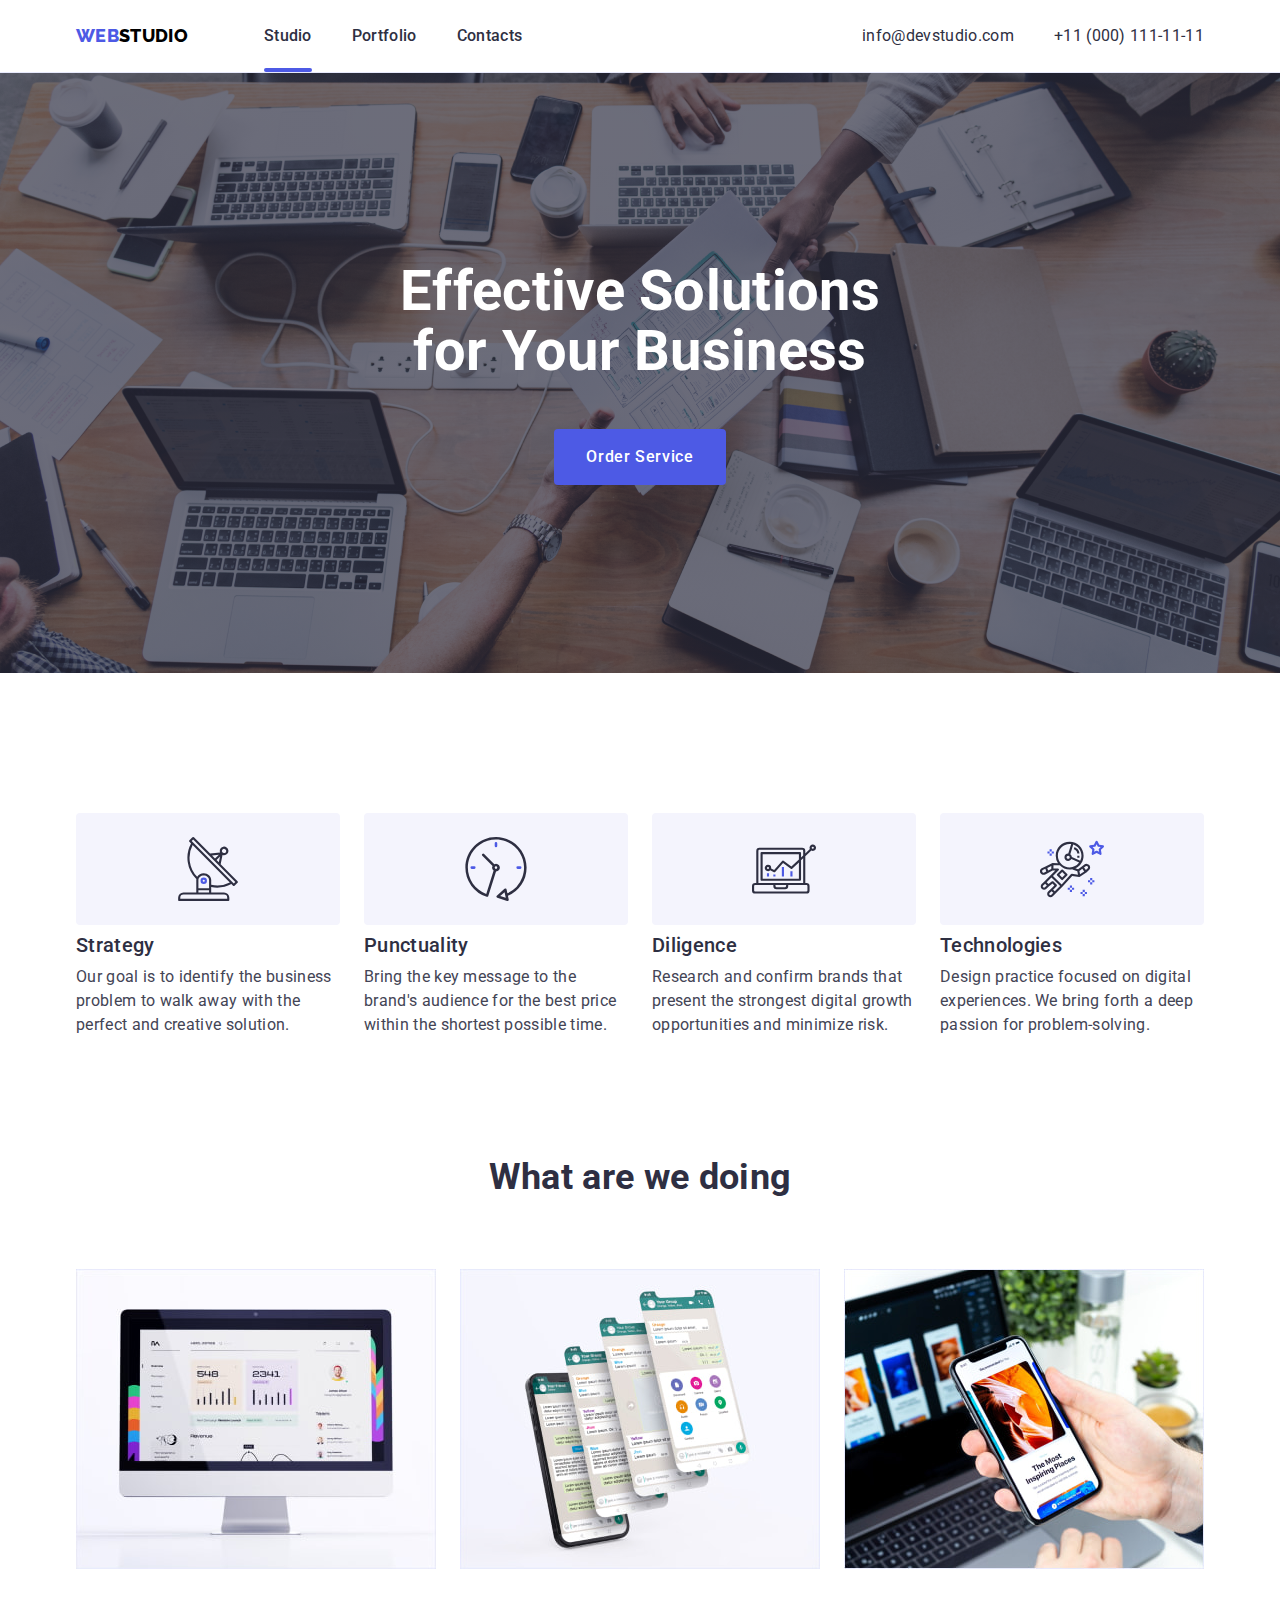
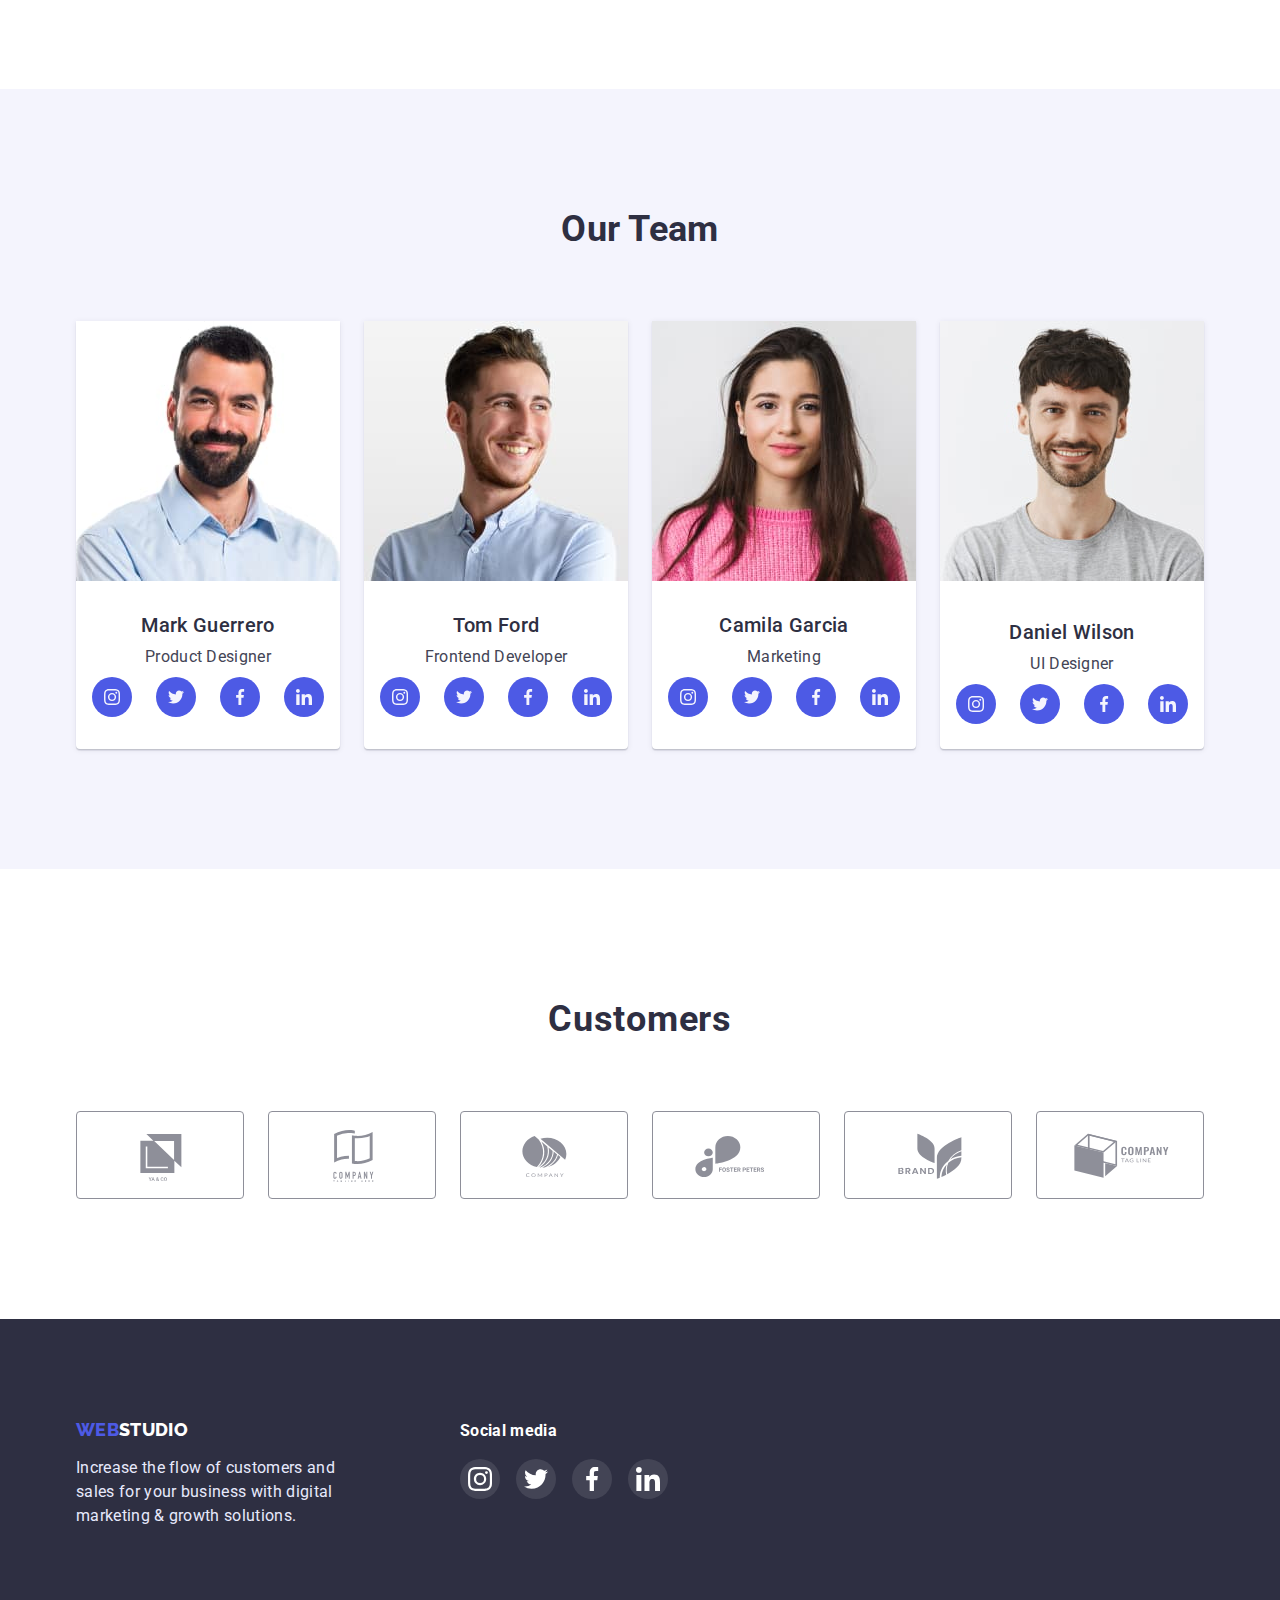
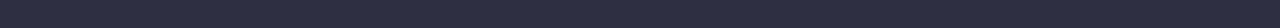
<file: index.html>
<!DOCTYPE html>
<html lang="en">
  <head>
    <meta charset="UTF-8" />
    <meta http-equiv="X-UA-Compatible" content="IE=edge" />
    <meta name="viewport" content="width=device-width, initial-scale=1.0" />
    <title>Web Studio</title>
    <!-- Fonts -->
    <link rel="preconnect" href="https://fonts.googleapis.com" />
    <link rel="preconnect" href="https://fonts.gstatic.com" crossorigin />
    <link
      href="https://fonts.googleapis.com/css2?family=Raleway:wght@800&family=Roboto:wght@400;500;700;900&display=swap"
      rel="stylesheet"
    />
    <link
      rel="stylesheet"
      href="https://cdn.jsdelivr.net/npm/modern-normalize@1.1.0/modern-normalize.min.css"
    />
    <!-- Custom styles -->
    <link rel="stylesheet" href="css/style.css" />
  </head>
  <body>
    <!-- Header section -->
    <header class="header">
      <div class="header-container container">
        <nav class="nav-logo">
          <a class="header-logo link" href="index.html">
            Web<span class="colortext-logo">Studio</span></a
          >
        </nav>

        <nav class="nav-header">
          <ul class="header-list list">
            <li class="header-item">
              <a class="header-link link current" href="">Studio</a>
            </li>
            <li>
              <a class="header-link link" href="portfolio.html">Portfolio</a>
            </li>
            <li>
              <a class="header-link link" href="">Contacts</a>
            </li>
          </ul>
        </nav>
        <ul class="header-list list">
          <li>
            <a class="header-mail link" href="mailto:+info@devstudio.com"
              >info@devstudio.com</a
            >
          </li>
          <li>
            <a class="header-contact link" href="tel:+110001111111"
              >+11 (000) 111-11-11</a
            >
          </li>
        </ul>
      </div>
    </header>

    <main class="main">
      <!-- Hero section -->
      <section class="hero">
        <div class="container">
          <h1 class="hero-title">Effective Solutions for Your Business</h1>
          <button class="hero-button" type="button" data-modal-open>
            Order Service
          </button>
        </div>
      </section>
      <!--section 1  -->
      <section class="feature-section">
        <div class="container feature-container">
          <h2 class="feature"></h2>
          <ul class="feature-list list">
            <li class="feature-item">
              <div class="feature-icons">
                <svg class="feature-icon" width="64" hight="64">
                  <use
                    href="./images-hw-4/feature-icon/icons.svg.svg#icon-antenna-1"
                  ></use>
                </svg>
              </div>
              <p class="strategy-title">Strategy</p>
              <p class="strategy-text">
                Our goal is to identify the business problem to walk away with
                the perfect and creative solution.
              </p>
            </li>
            <li class="feature-item">
              <div class="feature-icons">
                <svg class="feature-icon" width="64" hight="64">
                  <use
                    href="./images-hw-4/feature-icon/icons.svg.svg#icon-clock-1"
                  ></use>
                </svg>
              </div>
              <p class="punctuality-title">Punctuality</p>
              <p class="punctuality-text">
                Bring the key message to the brand's audience for the best price
                within the shortest possible time.
              </p>
            </li>
            <li class="feature-item">
              <div class="feature-icons">
                <svg class="feature-icon" width="64" hight="64">
                  <use
                    href="./images-hw-4/feature-icon/icons.svg.svg#icon-diagram-1"
                  ></use>
                </svg>
              </div>
              <p class="diligence-title">Diligence</p>
              <p class="diligence-text">
                Research and confirm brands that present the strongest digital
                growth opportunities and minimize risk.
              </p>
            </li>
            <li class="feature-item">
              <div class="feature-icons">
                <svg class="feature-icon" width="64" hight="64">
                  <use
                    href="./images-hw-4/feature-icon/icons.svg.svg#icon-astronaut-1"
                  ></use>
                </svg>
              </div>
              <p class="technologies-title">Technologies</p>
              <p class="technologies-text">
                Design practice focused on digital experiences. We bring forth a
                deep passion for problem-solving.
              </p>
            </li>
          </ul>
        </div>
      </section>
      <!-- section 2 -->
      <section class="wawd">
        <div class="container">
          <h2 class="wawd-title">What are we doing</h2>
          <ul class="wawd-list list">
            <li class="wawd-item">
              <img
                src="images/what-are-you-doing/img-1.jpg"
                alt="what-are-you-doing"
                width="360"
                height="300"
              />
            </li>

            <li class="wawd-item">
              <img
                src="images/what-are-you-doing/img-2.jpg"
                alt="what-are-you-doing"
                width="360"
                height="300"
              />
            </li>
            <li class="wawd-item">
              <img
                src="images/what-are-you-doing/img-3.jpg"
                alt="what-are-you-doing"
                width="360"
                height="300"
              />
            </li>
          </ul>
        </div>
      </section>

      <!-- section 3  -->
      <section class="our-team">
        <div class="container">
          <h2 class="our-team-title">Our Team</h2>

          <ul class="team-list list">
            <li class="team-item">
              <div class="team-container">
                <img
                  class="team-img"
                  src="images/our-team/img-1.jpg"
                  alt="ourteam"
                  width="264"
                  height="260"
                />
                <div class="team-description">
                  <h3 class="team-name">Mark Guerrero</h3>
                  <p class="team-job">Product Designer</p>
                  <ul class="socials list">
                    <li class="social-item">
                      <a
                        class="social-link link"
                        href="https://instagram.com"
                        target="_blank"
                        rel="noopener noreferrer"
                        aria-label="instagram link"
                      >
                        <svg class="team-icon" width="16" height="16">
                          <use
                            href="./images-hw-4/team-icon/team-icon.svg#icon-instagram-2"
                          ></use>
                        </svg>
                      </a>
                    </li>
                    <li class="social-item">
                      <a
                        class="social-link link"
                        href="https://twitter.com"
                        target="_blank"
                        rel="noopener noreferrer"
                        aria-label="twitter link"
                      >
                        <svg class="team-icon" width="16" height="16">
                          <use
                            href="./images-hw-4/team-icon/team-icon.svg#icon-twitter-1"
                          ></use>
                        </svg>
                      </a>
                    </li>
                    <li class="social-item">
                      <a
                        class="social-link link"
                        href="https://facebook.com"
                        target="_blank"
                        rel="noopener noreferrer"
                        aria-label="facebook link"
                      >
                        <svg class="team-icon" width="16" height="16">
                          <use
                            href="./images-hw-4/team-icon/team-icon.svg#icon-facebook-1"
                          ></use>
                        </svg>
                      </a>
                    </li>
                    <li class="social-item">
                      <a
                        class="social-link link"
                        href="https://linkedin.com"
                        target="_blank"
                        rel="noopener noreferrer"
                        aria-label="linkedin link"
                      >
                        <svg class="team-icon" width="16" height="16">
                          <use
                            href="./images-hw-4/team-icon/team-icon.svg#icon-linkedin-1"
                          ></use>
                        </svg>
                      </a>
                    </li>
                  </ul>
                </div>
              </div>
            </li>
            <li class="team-item">
              <div class="team-container">
                <img
                  class="team-img"
                  src="images/our-team/img-2.jpg"
                  alt="ourteam"
                  width="264"
                  height="260"
                />
                <div class="team-description">
                  <h3 class="team-name">Tom Ford</h3>
                  <p class="team-job">Frontend Developer</p>
                  <ul class="socials list">
                    <li class="social-item">
                      <a
                        class="social-link link"
                        href="https://instagram.com"
                        target="_blank"
                        rel="noopener noreferrer"
                        aria-label="instagram link"
                      >
                        <svg class="team-icon" width="16" height="16">
                          <use
                            href="./images-hw-4/team-icon/team-icon.svg#icon-instagram-2"
                          ></use>
                        </svg>
                      </a>
                    </li>
                    <li class="social-item">
                      <a
                        class="social-link link"
                        href="https://twitter.com"
                        target="_blank"
                        rel="noopener noreferrer"
                        aria-label="twitter link"
                      >
                        <svg class="team-icon" width="16" height="16">
                          <use
                            href="./images-hw-4/team-icon/team-icon.svg#icon-twitter-1"
                          ></use>
                        </svg>
                      </a>
                    </li>
                    <li class="social-item">
                      <a
                        class="social-link link"
                        href="https://facebook.com"
                        target="_blank"
                        rel="noopener noreferrer"
                        aria-label="facebook link"
                      >
                        <svg class="team-icon" width="16" height="16">
                          <use
                            href="./images-hw-4/team-icon/team-icon.svg#icon-facebook-1"
                          ></use>
                        </svg>
                      </a>
                    </li>
                    <li class="social-item">
                      <a
                        class="social-link link"
                        href="https://linkedin.com"
                        target="_blank"
                        rel="noopener noreferrer"
                        aria-label="linkedin link"
                      >
                        <svg class="team-icon" width="16" height="16">
                          <use
                            href="./images-hw-4/team-icon/team-icon.svg#icon-linkedin-1"
                          ></use>
                        </svg>
                      </a>
                    </li>
                  </ul>
                </div>
              </div>
            </li>

            <li class="team-item">
              <div class="team-container">
                <img
                  class="team-img"
                  src="images/our-team/img-3.jpg"
                  alt="ourteam"
                  width="264"
                  height="260"
                />
                <div class="team-description">
                  <h3 class="team-name">Camila Garcia</h3>
                  <p class="team-job">Marketing</p>
                  <ul class="socials list">
                    <li class="social-item">
                      <a
                        class="social-link link"
                        href="https://instagram.com"
                        target="_blank"
                        rel="noopener noreferrer"
                        aria-label="instagram link"
                      >
                        <svg class="team-icon" width="16" height="16">
                          <use
                            href="./images-hw-4/team-icon/team-icon.svg#icon-instagram-2"
                          ></use>
                        </svg>
                      </a>
                    </li>
                    <li class="social-item">
                      <a
                        class="social-link link"
                        href="https://twitter.com"
                        target="_blank"
                        rel="noopener noreferrer"
                        aria-label="twitter link"
                      >
                        <svg class="team-icon" width="16" height="16">
                          <use
                            href="./images-hw-4/team-icon/team-icon.svg#icon-twitter-1"
                          ></use>
                        </svg>
                      </a>
                    </li>
                    <li class="social-item">
                      <a
                        class="social-link link"
                        href="https://facebook.com"
                        target="_blank"
                        rel="noopener noreferrer"
                        aria-label="facebook link"
                      >
                        <svg class="team-icon" width="16" height="16">
                          <use
                            href="./images-hw-4/team-icon/team-icon.svg#icon-facebook-1"
                          ></use>
                        </svg>
                      </a>
                    </li>
                    <li class="social-item">
                      <a
                        class="social-link link"
                        href="https://linkedin.com"
                        target="_blank"
                        rel="noopener noreferrer"
                        aria-label="linkedin link"
                      >
                        <svg class="team-icon" width="16" height="16">
                          <use
                            href="./images-hw-4/team-icon/team-icon.svg#icon-linkedin-1"
                          ></use>
                        </svg>
                      </a>
                    </li>
                  </ul>
                </div>
              </div>
            </li>

            <li class="team-item">
              <div class="team-container">
                <img
                  src="images/our-team/img-4.jpg"
                  alt="ourteam"
                  width="264"
                  height="260"
                />
                <div class="team-description">
                  <h3 class="team-name">Daniel Wilson</h3>
                  <p class="team-job">UI Designer</p>
                  <ul class="socials list">
                    <li class="social-item">
                      <a
                        class="social-link link"
                        href="https://instagram.com"
                        target="_blank"
                        rel="noopener noreferrer"
                        aria-label="instagram link"
                      >
                        <svg class="team-icon" width="16" height="16">
                          <use
                            href="./images-hw-4/team-icon/team-icon.svg#icon-instagram-2"
                          ></use>
                        </svg>
                      </a>
                    </li>
                    <li class="social-item">
                      <a
                        class="social-link link"
                        href="https://twitter.com"
                        target="_blank"
                        rel="noopener noreferrer"
                        aria-label="twitter link"
                      >
                        <svg class="team-icon" width="16" height="16">
                          <use
                            href="./images-hw-4/team-icon/team-icon.svg#icon-twitter-1"
                          ></use>
                        </svg>
                      </a>
                    </li>
                    <li class="social-item">
                      <a
                        class="social-link link"
                        href="https://facebook.com"
                        target="_blank"
                        rel="noopener noreferrer"
                        aria-label="facebook link"
                      >
                        <svg class="team-icon" width="16" height="16">
                          <use
                            href="./images-hw-4/team-icon/team-icon.svg#icon-facebook-1"
                          ></use>
                        </svg>
                      </a>
                    </li>
                    <li class="social-item">
                      <a
                        class="social-link link"
                        href="https://linkedin.com"
                        target="_blank"
                        rel="noopener noreferrer"
                        aria-label="linkedin link"
                      >
                        <svg class="team-icon" width="16" height="16">
                          <use
                            href="./images-hw-4/team-icon/team-icon.svg#icon-linkedin-1"
                          ></use>
                        </svg>
                      </a>
                    </li>
                  </ul>
                </div>
              </div>
            </li>
          </ul>
        </div>
      </section>
    </main>
    <!-- section-4-customers -->
    <section class="customers-section">
      <div class="container">
        <h2 class="customers-title">Customers</h2>
        <ul class="customers list">
          <li class="customers-item">
            <a class="customers-link" href="">
              <svg class="customers-icon" width="104" height="56">
                <use
                  href="./images-hw-4/customers-icon/customers-icon.svg#icon-logo-01"
                ></use>
              </svg>
            </a>
          </li>
          <li class="customers-item">
            <a class="customers-link" href="">
              <svg class="customers-icon" width="104" height="56">
                <use
                  href="./images-hw-4/customers-icon/customers-icon.svg#icon-logo-1"
                ></use>
              </svg>
            </a>
          </li>
          <li class="customers-item">
            <a class="customers-link" href="">
              <svg class="customers-icon" width="104" height="56">
                <use
                  href="./images-hw-4/customers-icon/customers-icon.svg#icon-logo-2"
                ></use>
              </svg>
            </a>
          </li>
          <li class="customers-item">
            <a class="customers-link" href="">
              <svg class="customers-icon" width="104" height="56">
                <use
                  href="./images-hw-4/customers-icon/customers-icon.svg#icon-logo-3"
                ></use>
              </svg>
            </a>
          </li>
          <li class="customers-item">
            <a class="customers-link" href="">
              <svg class="customers-icon" width="104" height="56">
                <use
                  href="./images-hw-4/customers-icon/customers-icon.svg#icon-logo-4"
                ></use>
              </svg>
            </a>
          </li>
          <li class="customers-item">
            <a class="customers-link" href="">
              <svg class="customers-icon" width="104" height="56">
                <use
                  href="./images-hw-4/customers-icon/customers-icon.svg#icon-logo-5"
                ></use>
              </svg>
            </a>
          </li>
        </ul>
      </div>
    </section>
    <!-- Footer section -->
    <footer class="footer">
      <div class="footer-container container">
        <div class="first-footer">
          <a class="footer-logo-link link" href="index.html">
            Web<span class="colortext-footer">Studio</span></a
          >
          <p class="footer-text">
            Increase the flow of customers and sales for your business with
            digital marketing & growth solutions.
          </p>
        </div>

        <div class="second-footer">
          <h2 class="footer-social-title">Social media</h2>
          <ul class="footer-list list">
            <li class="footer-item">
              <a
                class="footer-link link"
                href="https://instagram.com"
                target="_blank"
                rel="noopener noreferrer"
                aria-label="instagram link"
              >
                <svg class="footer-icon" width="24" height="24">
                  <use
                    href="./images-hw-4/footer-icon/footer-icons.svg#icon-instagram-1"
                  ></use>
                </svg>
              </a>
            </li>
            <li class="footer-item">
              <a
                class="footer-link link"
                href="https://twitter.com"
                target="_blank"
                rel="noopener noreferrer"
                aria-label="twitter link"
              >
                <svg class="footer-icon" width="24" height="24">
                  <use
                    href="./images-hw-4/footer-icon/footer-icons.svg#icon-twitter-2"
                  ></use>
                </svg>
              </a>
            </li>
            <li class="footer-item">
              <a
                class="footer-link link"
                href="https://facebook.com"
                target="_blank"
                rel="noopener noreferrer"
                aria-label="facebook link"
              >
                <svg class="footer-icon" width="24" height="24">
                  <use
                    href="./images-hw-4/footer-icon/footer-icons.svg#icon-facebook-3"
                  ></use>
                </svg>
              </a>
            </li>
            <li class="footer-item">
              <a
                class="footer-link link"
                href="https://linkedin.com"
                target="_blank"
                rel="noopener noreferrer"
                aria-label="linkedin link"
              >
                <svg class="footer-icon" width="24" height="24">
                  <use
                    href="./images-hw-4/footer-icon/footer-icons.svg#icon-linkedin-4"
                  ></use>
                </svg>
              </a>
            </li>
          </ul>
        </div>
      </div>
    </footer>
    <!-- Modal-window -->
    <div class="backdrop is-hidden" data-modal>
      <div class="modal">
        <button class="modal-button" type="button" data-modal-close>
          <svg class="modal-icon" width="8" height="8">
            <use
              href="./images-hw-5/modal-icon/modal-icon.svg#icon-modal-icon"
            ></use>
          </svg>
        </button>
      </div>
    </div>
    <!-- script-js -->
    <script src="./js/modal.js"></script>
  </body>
</html>
</file>
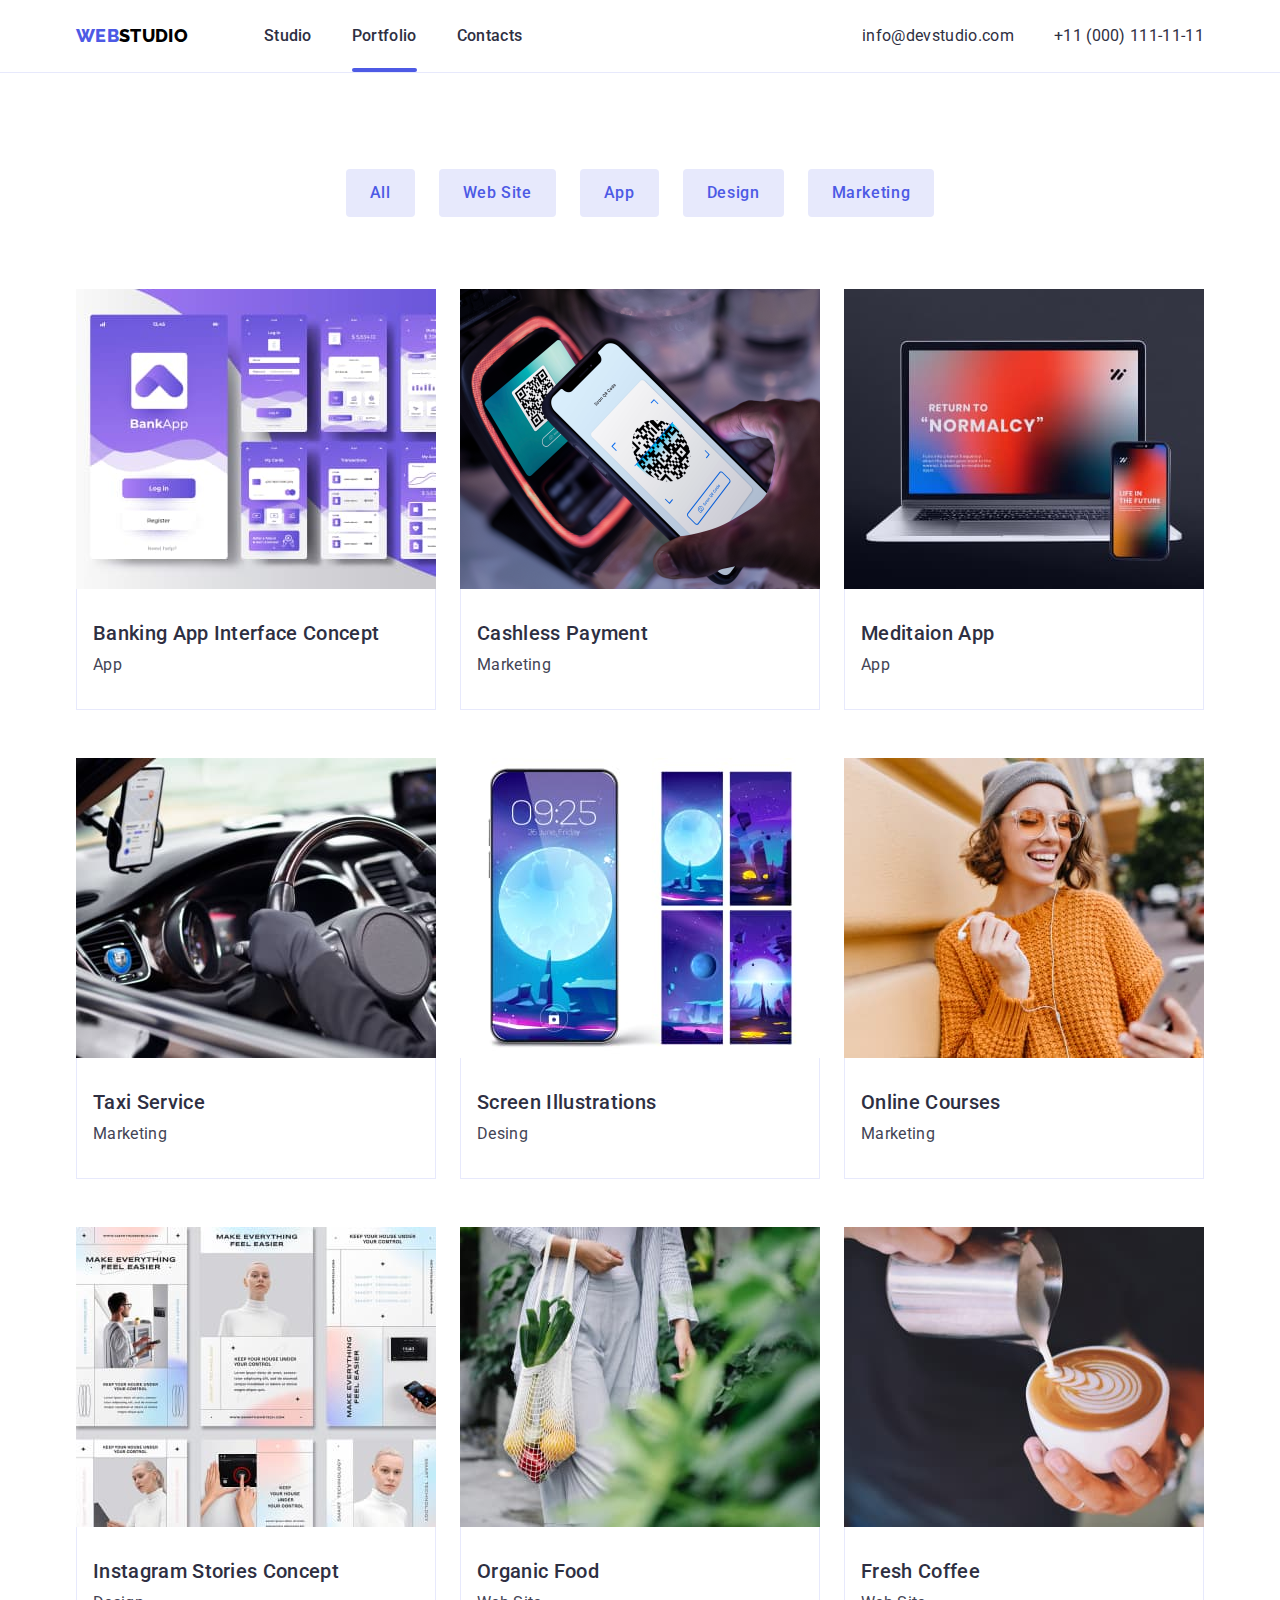
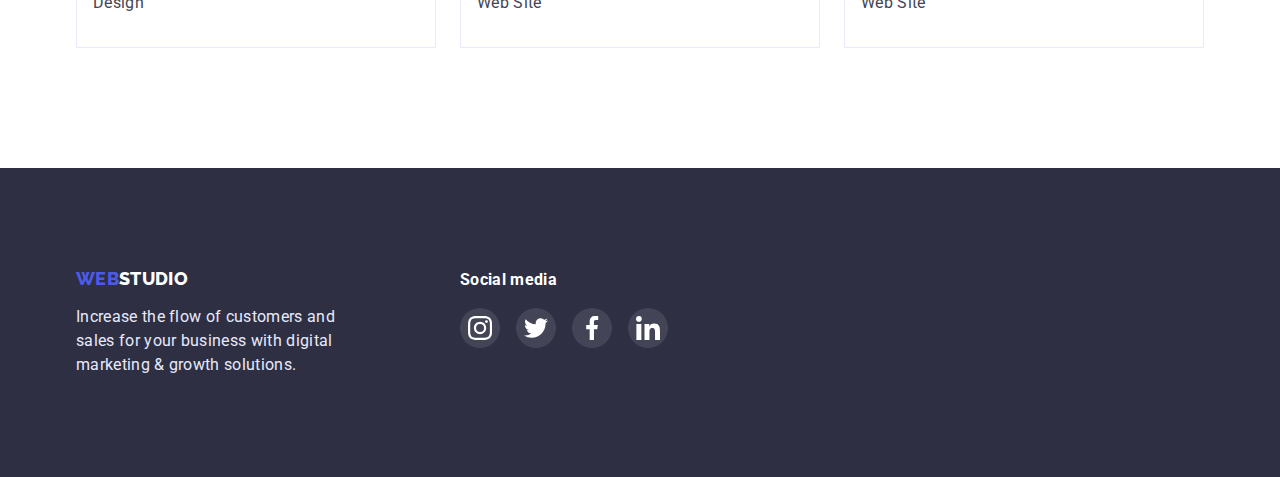
<file: portfolio.html>
<!DOCTYPE html>
<html lang="en">
  <head>
    <meta charset="UTF-8" />
    <meta http-equiv="X-UA-Compatible" content="IE=edge" />
    <meta name="viewport" content="width=device-width, initial-scale=1.0" />
    <title>Portfolio</title>
    <!-- Fonts -->
    <link rel="preconnect" href="https://fonts.googleapis.com" />
    <link rel="preconnect" href="https://fonts.gstatic.com" crossorigin />
    <link
      href="https://fonts.googleapis.com/css2?family=Raleway:wght@800&family=Roboto:wght@400;500;700;900&display=swap"
      rel="stylesheet"
    />
    <link
      rel="stylesheet"
      href="https://cdn.jsdelivr.net/npm/modern-normalize@1.1.0/modern-normalize.min.css"
    />
    <!-- Custom styles -->
    <link rel="stylesheet" href="css/style.css" />
  </head>
  <body>
    <div>
      <header class="header">
        <div class="header-container container">
          <nav class="nav-logo">
            <a class="header-logo link" href="index.html">
              Web<span class="colortext-logo">Studio</span></a
            >
          </nav>

          <nav class="nav-header">
            <ul class="header-list list">
              <li class="header-item">
                <a class="header-link link" href="index.html">Studio</a>
              </li>
              <li>
                <a class="header-link link current" href="">Portfolio</a>
              </li>
              <li>
                <a class="header-link link" href="">Contacts</a>
              </li>
            </ul>
          </nav>
          <ul class="header-list list">
            <li>
              <a class="header-mail link" href="mailto:+info@devstudio.com"
                >info@devstudio.com</a
              >
            </li>
            <li>
              <a class="header-contact link" href="tel:+110001111111"
                >+11 (000) 111-11-11</a
              >
            </li>
          </ul>
        </div>
      </header>
      <main>
        <!-- Hero saction -->
        <section class="hero-portfolio">
          <h1 hidden>Portfolio</h1>
          <div class="container">
            <ul class="filters-list list">
              <li class="filters-item">
                <button class="filters-button" type="button">All</button>
              </li>
              <li class="filters-item">
                <button class="filters-button" type="button">Web Site</button>
              </li>
              <li class="filters-item">
                <button class="filters-button" type="button">App</button>
              </li>
              <li class="filters-item">
                <button class="filters-button" type="button">Design</button>
              </li>
              <li class="filters-item">
                <button class="filters-button" type="button">Marketing</button>
              </li>
            </ul>

            <ul class="row-list list">
              <li class="row-item">
                <a class="row-link link" href="">
                  <div class="overlay-box">
                    <img
                      class="row-img"
                      src="images-hw-02/img-1.jpg"
                      alt="banking-ap"
                      width="360"
                      height="360"
                    />
                    <div class="overlay-text-box">
                      <p class="overlay-text">
                        14 Stylish and User-Friendly App Design Concepts · Task
                        Manager App · Calorie Tracker App · Exotic Fruit
                        Ecommerce App · Cloud Storage App
                      </p>
                    </div>
                  </div>

                  <div class="row-inf">
                    <h2 class="row-uppertitle">
                      Banking App Interface Concept
                    </h2>

                    <p class="row-name">App</p>
                  </div>
                </a>
              </li>

              <li class="row-item">
                <a class="row-link link" href="">
                  <div class="overlay-box">
                    <img
                      class="row-img"
                      src="images-hw-02/img-2.png"
                      alt="Payment"
                      width="360"
                      height="360"
                    />
                    <div class="overlay-text-box">
                      <p class="overlay-text">
                        14 Stylish and User-Friendly App Design Concepts · Task
                        Manager App · Calorie Tracker App · Exotic Fruit
                        Ecommerce App · Cloud Storage App
                      </p>
                    </div>
                  </div>

                  <div class="row-inf">
                    <h2 class="row-uppertitle">Cashless Payment</h2>
                    <p class="row-name">Marketing</p>
                  </div>
                </a>
              </li>
              <li class="row-item">
                <a class="row-link link" href="">
                  <div class="overlay-box">
                    <img
                      class="row-img"
                      src="images-hw-02/img-3.jpg"
                      alt="Payment"
                      width="360"
                      height="360"
                    />
                    <div class="overlay-text-box">
                      <p class="overlay-text">
                        14 Stylish and User-Friendly App Design Concepts · Task
                        Manager App · Calorie Tracker App · Exotic Fruit
                        Ecommerce App · Cloud Storage App
                      </p>
                    </div>
                  </div>
                  <div class="row-inf">
                    <h2 class="row-uppertitle">Meditaion App</h2>
                    <p class="row-name">App</p>
                  </div>
                </a>
              </li>
              <li class="row-item">
                <a class="row-link link" href="">
                  <div class="overlay-box">
                    <img
                      class="row-img"
                      src="images-hw-02/img-4.jpg"
                      alt="Payment"
                      width="360"
                      height="360"
                    />
                    <div class="overlay-text-box">
                      <p class="overlay-text">
                        14 Stylish and User-Friendly App Design Concepts · Task
                        Manager App · Calorie Tracker App · Exotic Fruit
                        Ecommerce App · Cloud Storage App
                      </p>
                    </div>
                  </div>
                  <div class="row-inf">
                    <h2 class="row-uppertitle">Taxi Service</h2>
                    <p class="row-name">Marketing</p>
                  </div>
                </a>
              </li>
              <li class="row-item">
                <a class="row-link link" href="">
                  <div class="overlay-box">
                    <img
                      class="row-img"
                      src="images-hw-02/img-5.jpg"
                      alt="Payment"
                      width="360"
                      height="360"
                    />
                    <div class="overlay-text-box">
                      <p class="overlay-text">
                        14 Stylish and User-Friendly App Design Concepts · Task
                        Manager App · Calorie Tracker App · Exotic Fruit
                        Ecommerce App · Cloud Storage App
                      </p>
                    </div>
                  </div>
                  <div class="row-inf">
                    <h2 class="row-uppertitle">Screen Illustrations</h2>
                    <p class="row-name">Desing</p>
                  </div>
                </a>
              </li>
              <li class="row-item">
                <a class="row-link link" href="">
                  <div class="overlay-box">
                    <img
                      class="row-img"
                      src="images-hw-02/img-6.jpg"
                      alt="Payment"
                      width="360"
                      height="360"
                    />
                    <div class="overlay-text-box">
                      <p class="overlay-text">
                        14 Stylish and User-Friendly App Design Concepts · Task
                        Manager App · Calorie Tracker App · Exotic Fruit
                        Ecommerce App · Cloud Storage App
                      </p>
                    </div>
                  </div>
                  <div class="row-inf">
                    <h2 class="row-uppertitle">Online Courses</h2>
                    <p class="row-name">Marketing</p>
                  </div>
                </a>
              </li>
              <li class="row-item">
                <a class="row-link link" href="">
                  <div class="overlay-box">
                    <img
                      class="row-img"
                      src="images-hw-02/img-7.jpg"
                      alt="Payment"
                      width="360"
                      height="360"
                    />
                    <div class="overlay-text-box">
                      <p class="overlay-text">
                        14 Stylish and User-Friendly App Design Concepts · Task
                        Manager App · Calorie Tracker App · Exotic Fruit
                        Ecommerce App · Cloud Storage App
                      </p>
                    </div>
                  </div>
                  <div class="row-inf">
                    <h2 class="row-uppertitle">Instagram Stories Concept</h2>
                    <p class="row-name">Design</p>
                  </div>
                </a>
              </li>
              <li class="row-item">
                <a class="row-link link" href="">
                  <div class="overlay-box">
                    <img
                      class="row-img"
                      src="images-hw-02/img-8.jpg"
                      alt="Payment"
                      width="360"
                      height="360"
                    />
                    <div class="overlay-text-box">
                      <p class="overlay-text">
                        14 Stylish and User-Friendly App Design Concepts · Task
                        Manager App · Calorie Tracker App · Exotic Fruit
                        Ecommerce App · Cloud Storage App
                      </p>
                    </div>
                  </div>
                  <div class="row-inf">
                    <h2 class="row-uppertitle">Organic Food</h2>
                    <p class="row-name">Web Site</p>
                  </div>
                </a>
              </li>
              <li class="row-item">
                <a class="row-link link" href="">
                  <div class="overlay-box">
                    <img
                      class="row-img"
                      src="images-hw-02/img-9.jpg"
                      alt="Payment"
                      width="360"
                      height="360"
                    />
                    <div class="overlay-text-box">
                      <p class="overlay-text">
                        14 Stylish and User-Friendly App Design Concepts · Task
                        Manager App · Calorie Tracker App · Exotic Fruit
                        Ecommerce App · Cloud Storage App
                      </p>
                    </div>
                  </div>
                  <div class="row-inf">
                    <h2 class="row-uppertitle">Fresh Coffee</h2>
                    <p class="row-name">Web Site</p>
                  </div>
                </a>
              </li>
            </ul>
          </div>
        </section>
      </main>
      <footer class="footer">
        <div class="footer-container container">
          <div class="first-footer">
            <a class="footer-logo-link link" href="index.html">
              Web<span class="colortext-footer">Studio</span></a
            >
            <p class="footer-text">
              Increase the flow of customers and sales for your business with
              digital marketing & growth solutions.
            </p>
          </div>

          <div class="second-footer">
            <h2 class="footer-social-title">Social media</h2>
            <ul class="footer-list list">
              <li class="footer-item">
                <a
                  class="footer-link link"
                  href="https://instagram.com"
                  target="_blank"
                  rel="noopener noreferrer"
                  aria-label="instagram link"
                >
                  <svg class="footer-icon" width="24" height="24">
                    <use
                      href="./images-hw-4/footer-icon/footer-icons.svg#icon-instagram-1"
                    ></use>
                  </svg>
                </a>
              </li>
              <li class="footer-item">
                <a
                  class="footer-link link"
                  href="https://twitter.com"
                  target="_blank"
                  rel="noopener noreferrer"
                  aria-label="twitter link"
                >
                  <svg class="footer-icon" width="24" height="24">
                    <use
                      href="./images-hw-4/footer-icon/footer-icons.svg#icon-twitter-2"
                    ></use>
                  </svg>
                </a>
              </li>
              <li class="footer-item">
                <a
                  class="footer-link link"
                  href="https://facebook.com"
                  target="_blank"
                  rel="noopener noreferrer"
                  aria-label="facebook link"
                >
                  <svg class="footer-icon" width="24" height="24">
                    <use
                      href="./images-hw-4/footer-icon/footer-icons.svg#icon-facebook-3"
                    ></use>
                  </svg>
                </a>
              </li>
              <li class="footer-item">
                <a
                  class="footer-link link"
                  href="https://linkedin.com"
                  target="_blank"
                  rel="noopener noreferrer"
                  aria-label="linkedin link"
                >
                  <svg class="footer-icon" width="24" height="24">
                    <use
                      href="./images-hw-4/footer-icon/footer-icons.svg#icon-linkedin-4"
                    ></use>
                  </svg>
                </a>
              </li>
            </ul>
          </div>
        </div>
      </footer>
    </div>
  </body>
</html>
</file>
<file: css/style.css>
:root{
/* Fonts */
--primary-fonts:Roboto;
--secondary-fonts:Raleway;
/* Text colors */
--primary-txt-cl: #2E2F42;
--secondary-txt-cl:#434455;
--accent-txt-cl:#4D5AE5;
/* BG colors */
--primary-bg-cl: #FFFFFF;
--accent-bg-cl:#4D5AE5;
--icon-clr-cl:#8E8F99;
--icon-ocean-cl:#404BBF;
--icon-modal-cl: #FCFCFC;
/* Others */
--trns-fast: 400ms ease-in;
--trns-slow: 1800ms ease-in-out;
     
}
/* Studio */
body {
font-family: "Roboto", sans-serif;
font-size: 16px;
line-height: calc(24 / 16);
Letter-spacing: 0.02em;
color: var(--primary-txt-cl);
}

/* reset style */
.link {
text-decoration: none;
   
}



.container {
width: 1158px;
padding: 0 15px;
margin: 0 auto;
}
*::before,
*::after {
box-sizing: border-box;
margin: 0px;
padding: 0px;
margin-bottom: 0;
margin-top: 0;
padding-left: 0;
    
}
 

.list{
list-style-type: none;
margin: 0;
padding: 0;
}



.header {
display: block;
border-bottom: 1px solid#E7E9FC;
    

    
}

.header-logo {
margin-right: 76px;
font-family: "Raleway";
text-transform: uppercase;
font-weight: 800;
font-size: 18px;
line-height: calc(24 / 18);
color: var(--accent-txt-cl);
}
.header-container {
display: flex;
align-items: center;
    
}



.colortext-logo {
color: black;
}

.nav-header{
margin-right: auto
   
    
    
}

.header-list {
display: flex;
align-items: center;
gap: 40px;
}

    

.header-item {
    
}
.header-link.current::after{
content: '';
position: absolute;
 bottom: 0;
display: block;
width: 100%;
height: 4px;
border-radius: 4px;
background-color: var(--accent-bg-cl);
}


.header-link {
display: block;
font-weight: 500;
position: relative;
padding-top: 24px;
padding-bottom: 24px;
transition-property: color;
transition-duration: 250ms;
transition-timing-function: cubic-bezier(0.4, 0, 0.2, 1);


color: var(--primary-txt-cl);

  

}

.header-link:hover,
.header-limk:focus {
color:var(--accent-txt-cl);

}



.header-mail{
color: var(--primary-txt-cl);
padding-top: 24px;
padding-bottom: 24px;
transition-property: color;
transition-duration: 250ms;
transition-timing-function: cubic-bezier(0.4, 0, 0.2, 1);

}
.header-mail:hover,
.header-mail:focus {
color: var(--accent-txt-cl); 
}

.header-contact {
color: var(--primary-txt-cl);
padding-top: 24px;
padding-bottom: 24px;
transition-property: color;
transition-duration: 250ms;
transition-timing-function: cubic-bezier(0.4, 0, 0.2, 1);

}
.header-contact:hover,
.header-contact:focus {
 color: var(--accent-txt-cl);
}

.main {

}

.hero {
text-align: center;
padding: 188px 0;
max-width: 1440px;
margin-right: auto;
margin-left: auto;
background-color: #2E2F42;
background-image:linear-gradient(rgba(46, 47, 66, 0.7), rgba(46, 47, 66, 0.7)), 
url(../images-hw-4/hero-image-bgn/people-office\ 1.png);
background-repeat: no-repeat;
background-position: center;
}


.hero-title {
margin: auto;
font-weight: 700;
width: 500px;
font-size: 56px;
line-height: calc(60 / 56);
color: #FFFFFF;
}

.hero-button {
font-family: "Roboto";
font-weight: 500;
font-size: 16px;
line-height: calc(24 / 16);
letter-spacing: 0.04em;
color: white;
background: #4D5AE5;
border: none;
cursor: pointer;
border-radius: 4px;
align-items: center;
margin: 0 auto;
margin-top: 48px;
display: block;
padding: 16px 32px;
transition-property: background-color;
transition-duration: 250ms;
transition-timing-function: cubic-bezier(0.4, 0, 0.2, 1);

}
    
.hero-button:hover,
.hero-button:focus {
background-color: #404BBF;
}

.feature-section{
padding: 120px 0;
}


/* Modal-window */
.backdrop {
position: fixed;
opacity: 1;
visibility: visible;
top: 0;
left: 0;
width: 100%;
height: 100%;
background-color: rgba(46, 47, 66, 0.4);
transition: opacity var(--trns-fast), visibility var(--trns-fast);

}

.backdrop.is-hidden{
opacity: 0;
visibility: hidden;
pointer-events: none;
}

.modal-button{
display: flex;
width: 24px;
height: 24px;
background-color: #E7E9FC;
fill: #000000;
border: 1px solid rgba(0, 0, 0, 0.1);
border-radius: 50px;
align-items: center;
justify-content: center;
cursor: pointer;
position: absolute;
margin: 24px 24px 528px 360px;
transition-property: background-color, fill ;
transition-duration: 250ms;
transition-timing-function: cubic-bezier(0.4, 0, 0.2, 1);

}




    
.modal-button:hover,
.modal-button:focus{
    fill: #FCFCFC;
    background-color: var(--icon-ocean-cl);

}



.modal {
position: absolute;
top: 50%;
left: 50%;
transform: translate(-50%, -50%);
width: 408px;
height: 576px;
background-color: var(--icon-modal-cl);
box-shadow: rgba(0, 0, 0, 0.2) 0px 2px 1px, rgba(0, 0, 0, 0.12) 0px 1px 3px, rgba(0, 0, 0, 0.14) 0px 1px 1px;
border-radius: 4px;
transition-duration: 250ms;
transition-timing-function: cubic-bezier(0.4, 0, 0.2, 1);
transition: transform 150ms ease, opacity 150ms ease;
}
.backdrop.is-hidden .modal {
transform: translate(-50%, -70%);
opacity: 0;
}

.modal-icon{


}

       
.feature {}


.feature-container{}


.feature-list {
display: flex;
gap: 24px; 
}

.feature-item { 
    
}
.feature-icon{
display: flex;
justify-items: center;
align-items: center;
margin: auto;
width: 64px;
height: 64px;
margin-bottom: 8px;
    
    

    
}
.feature-icons{
display: block;
width: 264px;
height: 112px;
padding: 24px 100px;
background: #F4F4FD;
margin-bottom: 8px;
gap: 24px;
border-radius: 4px;
    
}


.strategy-title {
font-weight: 500;
font-size: 20px;
line-height: calc(24 / 20);
color: var(--primary-txt-cl);
margin: 0 0 8px 0;






}
.strategy-text {
    margin: 0;
    

   
color: var(--secondary-txt-cl);

}
.punctuality-title {

font-weight: 500;
font-size: 20px;
line-height: calc(24 / 20);
color: var(--primary-txt-cl);
margin: 0 0 8px 0;

}  
.punctuality-text {
margin: 0;
   
color: var(--secondary-txt-cl);

}

.diligence-title {
   
  font-weight: 500;
font-size: 20px;
line-height: calc(24 / 20);
color: var(--primary-txt-cl);
margin: 0 0 8px 0;

}  
.diligence-text {
margin: 0;
  
color: var(--secondary-txt-cl);


}

.technologies-title {

font-weight: 500;
font-size: 20px;
line-height: calc(24 / 20);
color: var(--primary-txt-cl);
margin: 0 0 8px 0;

}
.technologies-text {
margin: 0;
   
color: var(--secondary-txt-cl);

}

    
.wawd{
padding-bottom: 120px;
}

.wawd-title {

font-weight: 700;
font-size: 36px;
line-height: calc(40 / 36);
text-align: center;
margin: 0px;






color: var(--primary-txt-cl);
}

.wawd-list {
display: flex;
gap: 24px;
margin-top: 72px;
 



}

.wawd-item {
    display: flex;
   
   
  
    
    
    
     
    
   

   
    
}

.our-team {
    padding-top: 120px;
    background-color: #F4F4FD;
    padding-bottom: 120px;
    
    

   
    
    

}

.our-team-title {
font-weight: 700;
font-size: 36px;
line-height: calc(40 / 36);
color: var(--primary-txt-cl);
text-align: center;
margin:0px







}


.team-list {
display: flex;
column-gap: 24px;
margin-top: 72px;






 
}

.team-item {


}
.team-img{
    display: block;
}

.team-name {
    display: flex;
    justify-content: center;
    margin: 0 0 8px 0;
    padding: 0;
font-weight: 500;
Font-size: 20px;
line-height: calc(24 /20);
color:var(--primary-txt-cl);


}
.team-container{
    
    width: 264px;
    height: 428px;
   border:  #FFFFFF ;
   border-top: none;
   background-color: #FFFFFF;
   border-radius: 0px 0px 4px 4px;
   box-shadow: 0px 1px 6px rgba(46, 47, 66, 0.08),
   0px 1px 1px rgba(46, 47, 66, 0.16), 0px 2px 1px rgba(46, 47, 66, 0.08);
    
   
}
.team-description{
padding: 32px 16px;   
}

.team-job {
display: flex;
color: var(--secondary-txt-cl);
margin: 0;
padding: 0;
justify-content: center;
align-items: center;
margin-bottom: 8px;

}
.socials{
display: flex;
gap: 24px;
margin: 0;
justify-content: center;
align-items: center;
padding: 0 16px 32px 16px;
   
}
    
    
.social-item{
    
}

.social-icon{
    

}
.social-link{
display: flex;
align-items: center;
justify-content: center;
width: 40px;
height: 40px;
border-radius: 50px;
background-color: var(--accent-bg-cl);
transition-property:background-color;
transition-duration: 250ms;
transition-timing-function: cubic-bezier(0.4, 0, 0.2, 1);


}
.social-link:hover,
.social-link:focus{
    background-color: #404BBF;
}

.customers-section{
display: flex;
padding-top: 130px;
padding-bottom: 120px;
}
.customers-title{
display: flex;
align-items: center;
justify-content: center;
margin: auto;
margin-bottom: 72px;
font-weight: 700;
font-size: 36px;
line-height: calc(40 / 36);
color: var(--primary-txt-cl);
text-align: center;
letter-spacing: 0.02em;


}

.customers{
display: flex;
gap: 24px;
}



.customers-item{
    
}
.customers-link{ 
display: flex;
width: 168px;
height: 88px;
border: 1px solid #8E8F99;
border-radius: 4px;
align-items: center;
justify-content: center;
color: var(--icon-clr-cl);
transition-property:border, color;
transition-duration: 250ms;
transition-timing-function: cubic-bezier(0.4, 0, 0.2, 1);

    
}
.customers-icon{

fill: currentColor;}

.customers-link:hover,
.customers-link:focus{
border-color: #404BBF;
color: #404BBF;
}


.footer-container {
display: flex;
}


.footer {
background-color: #2E2F42;
padding-bottom: 100px;
padding-top: 100px;


}

    
.first-footer{
margin-right: 120px;

}


.footer-logo-link {
font-family: "Raleway";
text-transform: uppercase;
font-weight: 800;
font-size: 18px;
line-height: calc(21 / 18);
color: #4D5AE5;
display: flex;
margin-bottom: 16px;
}

.colortext-footer {
color: white;
}


.footer-text {
font-family: "Roboto";
color: #E7E9FC;
width: 264px;
height: 72px;
margin: 0px;
}


    
.second-footer{
padding: 0;
}
   
   


.footer-social-title{
display:block;
justify-content:flex-start;
color: white;
margin: 0px;
margin-bottom: 16px;
letter-spacing: 0.02em;
font-size: 16px;
line-height: calc(24 / 16);
        
    
}
.footer-list{
display: flex;
gap: 16px;
margin: 0;
justify-content: start;
align-items: center
    
}
.footer-item {

}
    
.footer-link{
display: flex;
align-content: center;
justify-content: start;
width:40px;
height: 40px; 
border-radius: 50px; 
background-color:rgba(255, 255, 255, 0.1);
transition-property: background-color;
transition-duration: 250ms;
transition-timing-function: cubic-bezier(0.4, 0, 0.2, 1);

}
.footer-link:hover,
.footer-focus{
background-color: #31D0AA;
}
.footer-icon{
display: flex;
fill: white;
margin: auto;
}






/* Portfolio */

/* Header */
.header {

}

.header-logo {

}

.colortext-logo {
   
}

.header-nav {

}

.header-link {
font-weight: 500;


}


.header-contact {}

.header-mail {}


/* HERO */
.hero-portfolio{
    padding: 96px 0 120px 0;
}
/* Filters */
.filters-list {
display: flex;
gap: 24px;
justify-content: center;
margin: 0 0 72px 0;



}

.filters-item {}

    



.filters-button {
font-family: "Roboto";
font-weight: 500;
font-size: 16px;
line-height: calc(24 / 16);
Letter-spacing: 0.04em;
color: var(--accent-txt-cl);
background-color: #E7E9FC;
border: none;
cursor: pointer;
padding: 12px 24px;
border-radius: 4px;

transition-property: color, box-shadow, background-color;
transition-duration: 250ms;
transition-timing-function: cubic-bezier(0.4, 0, 0.2, 1);


}
.filters-button:hover,
.filters-button:focus {
color: #FFFFFF;
background-color: var(--icon-ocean-cl);}

.filters-button:hover,
.filters-button:focus{
box-shadow: 0px 2px 2px rgba(0, 0, 0, 0.12),
0px 2px 1px rgba(0, 0, 0, 0.08), 0px 3px 1px rgba(0, 0, 0, 0.1);
}

 

/* HERO */
.hero-portfolio{ 
background-color: #FFFFFF;
}
    

    

.row-list{
display: flex;
flex-wrap: wrap;
gap: 24px;
row-gap: 48px;
margin: 0;
   
    
    
   
}


.row-item {
transition-property: color, box-shadow, background-color;
transition-duration: 250ms;
transition-timing-function: cubic-bezier(0.4, 0, 0.2, 1);


}
.row-item:hover,
.rov-item:focus{
box-shadow: 0px 1px 6px rgba(46, 47, 66, 0.08),
0px 1px 1px rgba(46, 47, 66, 0.16), 0px 2px 1px rgba(46, 47, 66, 0.08);

}


    
        
   
.row-inf {
border: 1px solid #E7E9FC;
border-top: none;
padding: 32px 0 32px 16px;
        

}

.row-img {
display: block;
width: 360px;
height: 300px;



   


}

.row-uppertitle {
font-weight: 500 ;
font-size: 20px ;
line-height: calc(24 / 20) ;
color: var(--primary-txt-cl) ;
margin: 0 0 8px 0;



}
.row-link{
   
    
}
.overlay-box{
    position: relative;
    overflow: hidden;
}

.overlay-text-box{
    position: absolute;
    top: 0;
    left: 0;
    width: 100%;
    height: 100%;
    background-color: var(--accent-bg-cl);
    transform: translate(0, 100%);
    transition-property: transform;
    transition-duration: 250ms;
    transition-timing-function: cubic-bezier(0.4, 0, 0.2, 1);
    color: #F4F4FD;
}

.overlay-text{
    width: 296px;
    margin-left: 32px;
    margin-top: 40px;
    letter-spacing: 0.02em;
}


.row-link:hover .overlay-text-box,
.row-link:focus .overlay-text-box{
    transform: translate(0, 0);
}


.row-name {
margin: 0 0 32px 0;
color: var(--secondary-txt-cl) ;
margin: 0;

}
/* Footer */
.footer {  }

.footer-logo-link {}
.colortext-footer {}


.footer-text { }
</file>
